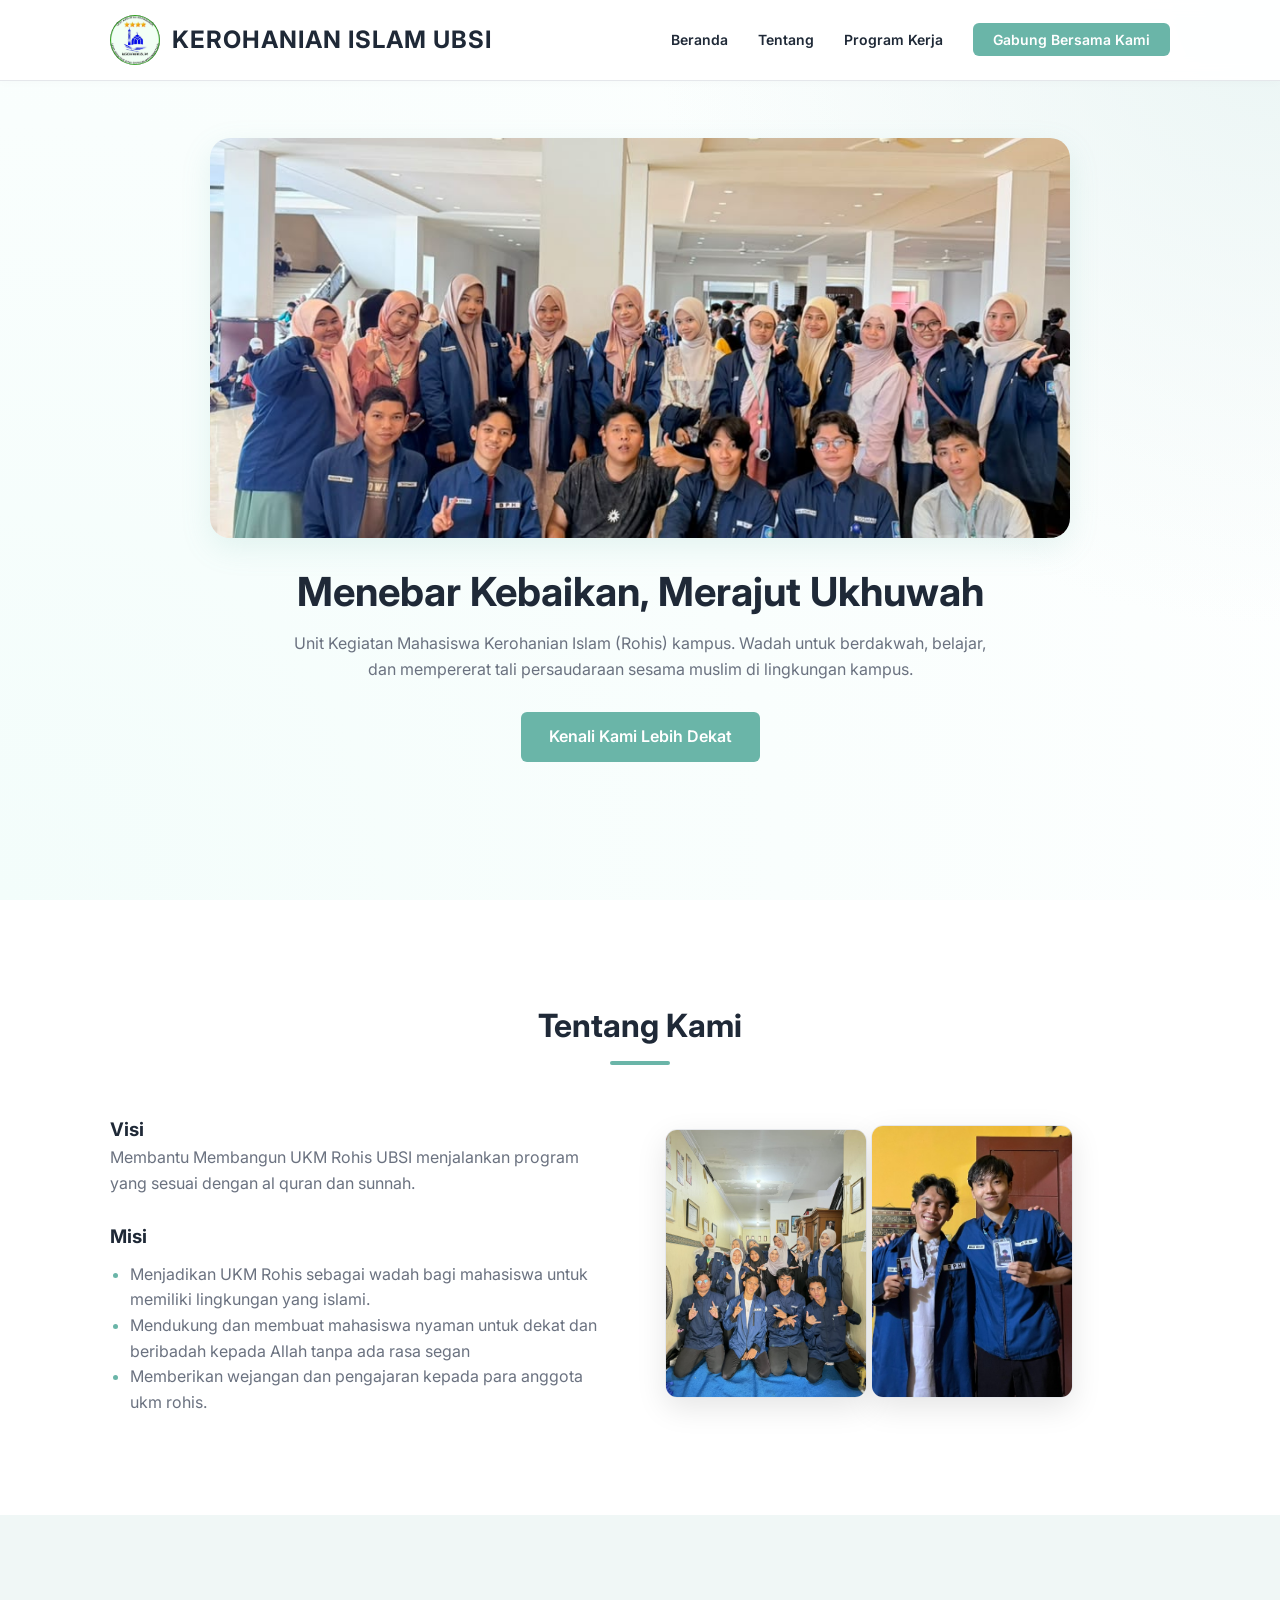
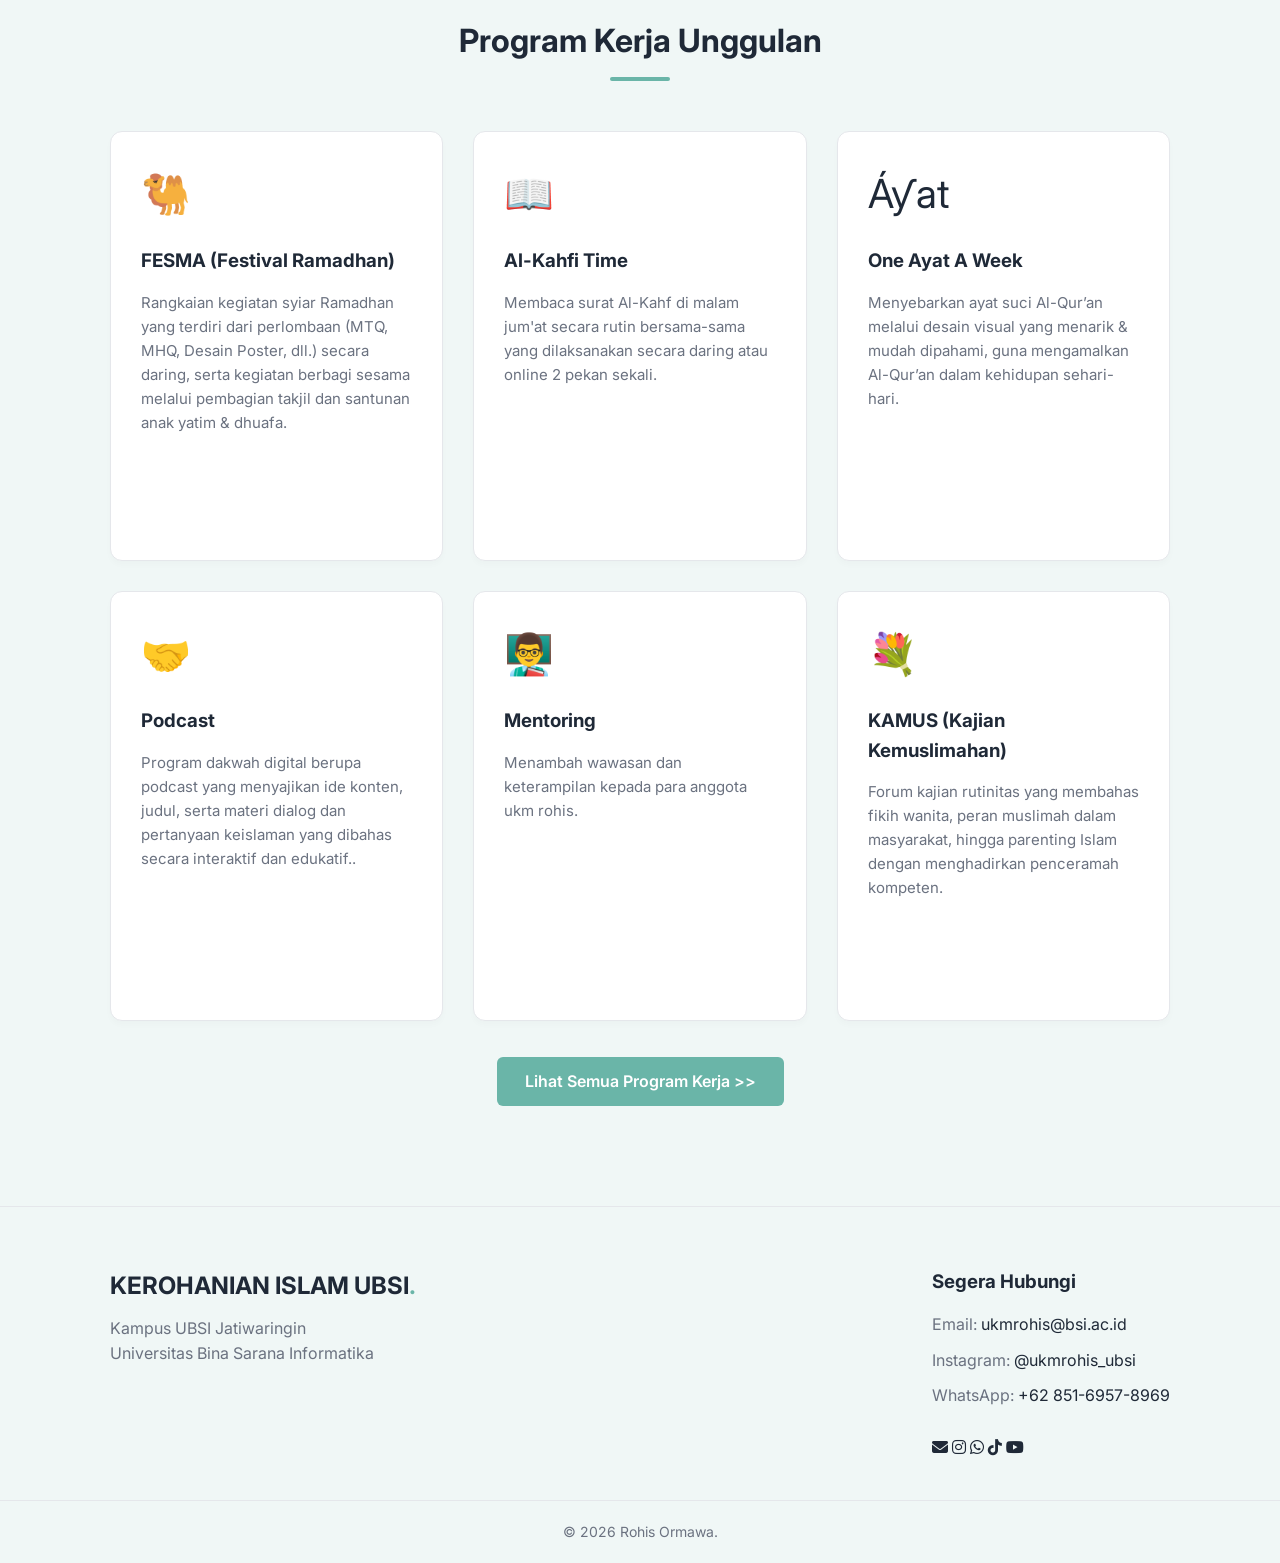
<file: index.html>
<!DOCTYPE html>
<html lang="id">
<head>
    <meta charset="UTF-8">
    <meta name="viewport" content="width=device-width, initial-scale=1.0">
    <title>Profil Rohis - Ash-Shahwah</title>
    <link rel="stylesheet" href="style.css">
    <link href="https://fonts.googleapis.com/css2?family=Inter:wght@300;400;600;700&display=swap" rel="stylesheet">
    <link rel="stylesheet" href="https://cdnjs.cloudflare.com/ajax/libs/font-awesome/6.4.0/css/all.min.css">
</head>
<body>

    <!-- Navbar -->
    <nav class="navbar">
        <div class="container nav-container">
            <!-- Wrapper Logo & Teks -->
            <a href="#beranda" class="logo-wrapper">
                <img src="rohis.png" alt="Logo Rohis" class="nav-logo">
                <h1 class="logo">KEROHANIAN ISLAM UBSI</h1>
            </a>
            
            <!-- Trik Checkbox untuk Menu HP (Tanpa JS) -->
            <input type="checkbox" id="menu-toggle" class="menu-checkbox">
            <label for="menu-toggle" class="menu-icon">&#9776;</label>

            <ul class="nav-links">
                <li><a href="index.html">Beranda</a></li>
                <li><a href="tentang.html">Tentang</a></li>
                <li><a href="proker.html">Program Kerja</a></li>
                <li><a href="https://forms.gle/iRPQKbRhiRJMV3tq5" class="btn-nav">Gabung Bersama Kami</a></li>
            </ul>
        </div>
    </nav>

    <!-- Hero Section -->
    <section id="beranda" class="hero">
        <div class="container hero-content">
            <!-- Foto Kegiatan / Sampul Rohis -->
            <img src="foto rohis.jpeg" alt="Foto Kegiatan Rohis" class="hero-image">
            
            <h2>Menebar Kebaikan, Merajut Ukhuwah</h2>
            <p>Unit Kegiatan Mahasiswa Kerohanian Islam (Rohis) kampus. Wadah untuk berdakwah, belajar, dan mempererat tali persaudaraan sesama muslim di lingkungan kampus.</p>
            <a href="#tentang" class="btn-primary">Kenali Kami Lebih Dekat</a>
        </div>
    </section>

    <!-- Tentang Kami -->
    <section id="tentang" class="about">
        <div class="container">
            <h2 class="section-title">Tentang Kami</h2>
            <div class="about-grid">
                <div class="about-text">
                    <h3>Visi</h3>
                    <p>Membantu Membangun UKM Rohis UBSI menjalankan program yang sesuai dengan al quran dan sunnah.</p>
                    <br>
                    <h3>Misi</h3>
                    <ul>
                        <li>Menjadikan UKM Rohis sebagai wadah bagi mahasiswa untuk memiliki lingkungan yang islami.</li>
                        <li>Mendukung dan membuat mahasiswa nyaman untuk dekat dan beribadah kepada Allah tanpa ada rasa segan</li>
                        <li>Memberikan wejangan dan pengajaran kepada para anggota ukm rohis.</li>
                    </ul>
                </div>
            
                <div class="about-image">
                    <img src="kajian.jpeg" alt="Ilustrasi Rohis">
                    <img src="wahab.png" alt="Ilustrasi Rohis">
                </div>
            </div>
        </div>
    </section>

    <!-- Program Kerja -->
    <section id="program" class="programs">
        <div class="container">
            <h2 class="section-title">Program Kerja Unggulan</h2>
            <div class="cards">
                <div class="card">
                    <div class="card-icon">🐫</div>
                    <h3>FESMA (Festival Ramadhan)</h3>
                    <p>Rangkaian kegiatan syiar Ramadhan yang terdiri dari perlombaan (MTQ, MHQ, Desain Poster, dll.)
                    secara daring, serta kegiatan berbagi sesama melalui pembagian takjil dan santunan anak yatim & dhuafa.</p>
                </div>
                <div class="card">
                    <div class="card-icon">📖</div>
                    <h3>Al-Kahfi Time</h3>
                    <p>Membaca surat Al-Kahf di malam jum'at secara rutin bersama-sama yang dilaksanakan secara daring atau online 2 pekan sekali.</p>
                </div>
                <div class="card">
                    <div class="card-icon">Áƴat</div>
                    <h3>One Ayat A Week</h3>
                    <p>Menyebarkan ayat suci Al-Qur’an melalui desain visual yang menarik & mudah dipahami, guna mengamalkan Al-Qur’an dalam kehidupan sehari-hari.</p>
                </div>
                <div class="card">
                    <div class="card-icon">🤝</div>
                    <h3>Podcast</h3>
                    <p>Program dakwah digital berupa podcast yang menyajikan
                    ide konten, judul, serta materi dialog dan pertanyaan keislaman yang dibahas secara interaktif dan edukatif..</p>
                </div>
                <div class="card">
                    <div class="card-icon">👨‍🏫</div>
                    <h3>Mentoring</h3>
                    <p>Menambah wawasan dan keterampilan kepada para anggota ukm rohis.</p>
                </div>
                <div class="card">
                    <div class="card-icon">💐</div>
                    <h3>KAMUS (Kajian Kemuslimahan)</h3>
                    <p> Forum kajian rutinitas yang membahas fikih wanita, peran muslimah dalam masyarakat, 
                        hingga parenting Islam dengan menghadirkan penceramah kompeten.</p>
                </div>  
            </div>
            <a href="proker.html" class="btn-primary">Lihat Semua Program Kerja >> </a>
        </div>
    </section>

    <!-- Footer / Kontak -->
    <footer id="kontak">
        <div class="container footer-content">
            <div class="footer-info">
                <h2>KEROHANIAN ISLAM UBSI<span>.</span></h2>
                <p>Kampus UBSI Jatiwaringin<br>Universitas Bina Sarana Informatika</p>
            </div>
            <div class="footer-social">
                <h3>Segera Hubungi</h3>

                <!-- Teks Kontak (opsional, biarkan jika tetap ingin ada teksnya) -->
                <ul>
                    <li>Email: <a href="mailto:ukmrohis@bsi.ac.id">ukmrohis@bsi.ac.id</a></li>
                    <li>Instagram: <a href="https://www.instagram.com/ukmrohis_ubsi" target="_blank">@ukmrohis_ubsi</a></li>
                    <li>WhatsApp: <a href="https://wa.me/6285169578969" target="_blank">+62 851-6957-8969</a></li>
                </ul>
                <br>

                <!-- Deretan Icon Aplikasi -->
                <div class="social-icons">
                    <a href="mailto:ukmrohis@bsi.ac.id" title="Email"><i class="fas fa-envelope"></i></a>
                    <a href="https://www.instagram.com/ukmrohis_ubsi" target="_blank" title="Instagram"><i class="fab fa-instagram"></i></a>
                    <a href="https://wa.me/6285169578969" target="_blank" title="WhatsApp"><i class="fab fa-whatsapp"></i></a>
                    <a href="https://www.tiktok.com/@ukmrohisubsi?_r=1&_t=ZS-99rpx30Z8Xl" target="_blank" title="TikTok"><i class="fab fa-tiktok"></i></a>
                    <a href="https://youtube.com/@ukmrohisubsitv1606?si=rJdqcngikuAT0nCO" target="_blank" title="YouTube"><i class="fab fa-youtube"></i></a>
                </div>
            </div>
        </div>
        <div class="footer-bottom">
            <p>&copy; 2026 Rohis Ormawa.</p>
        </div>
    </footer>

</body>
</html>
</file>
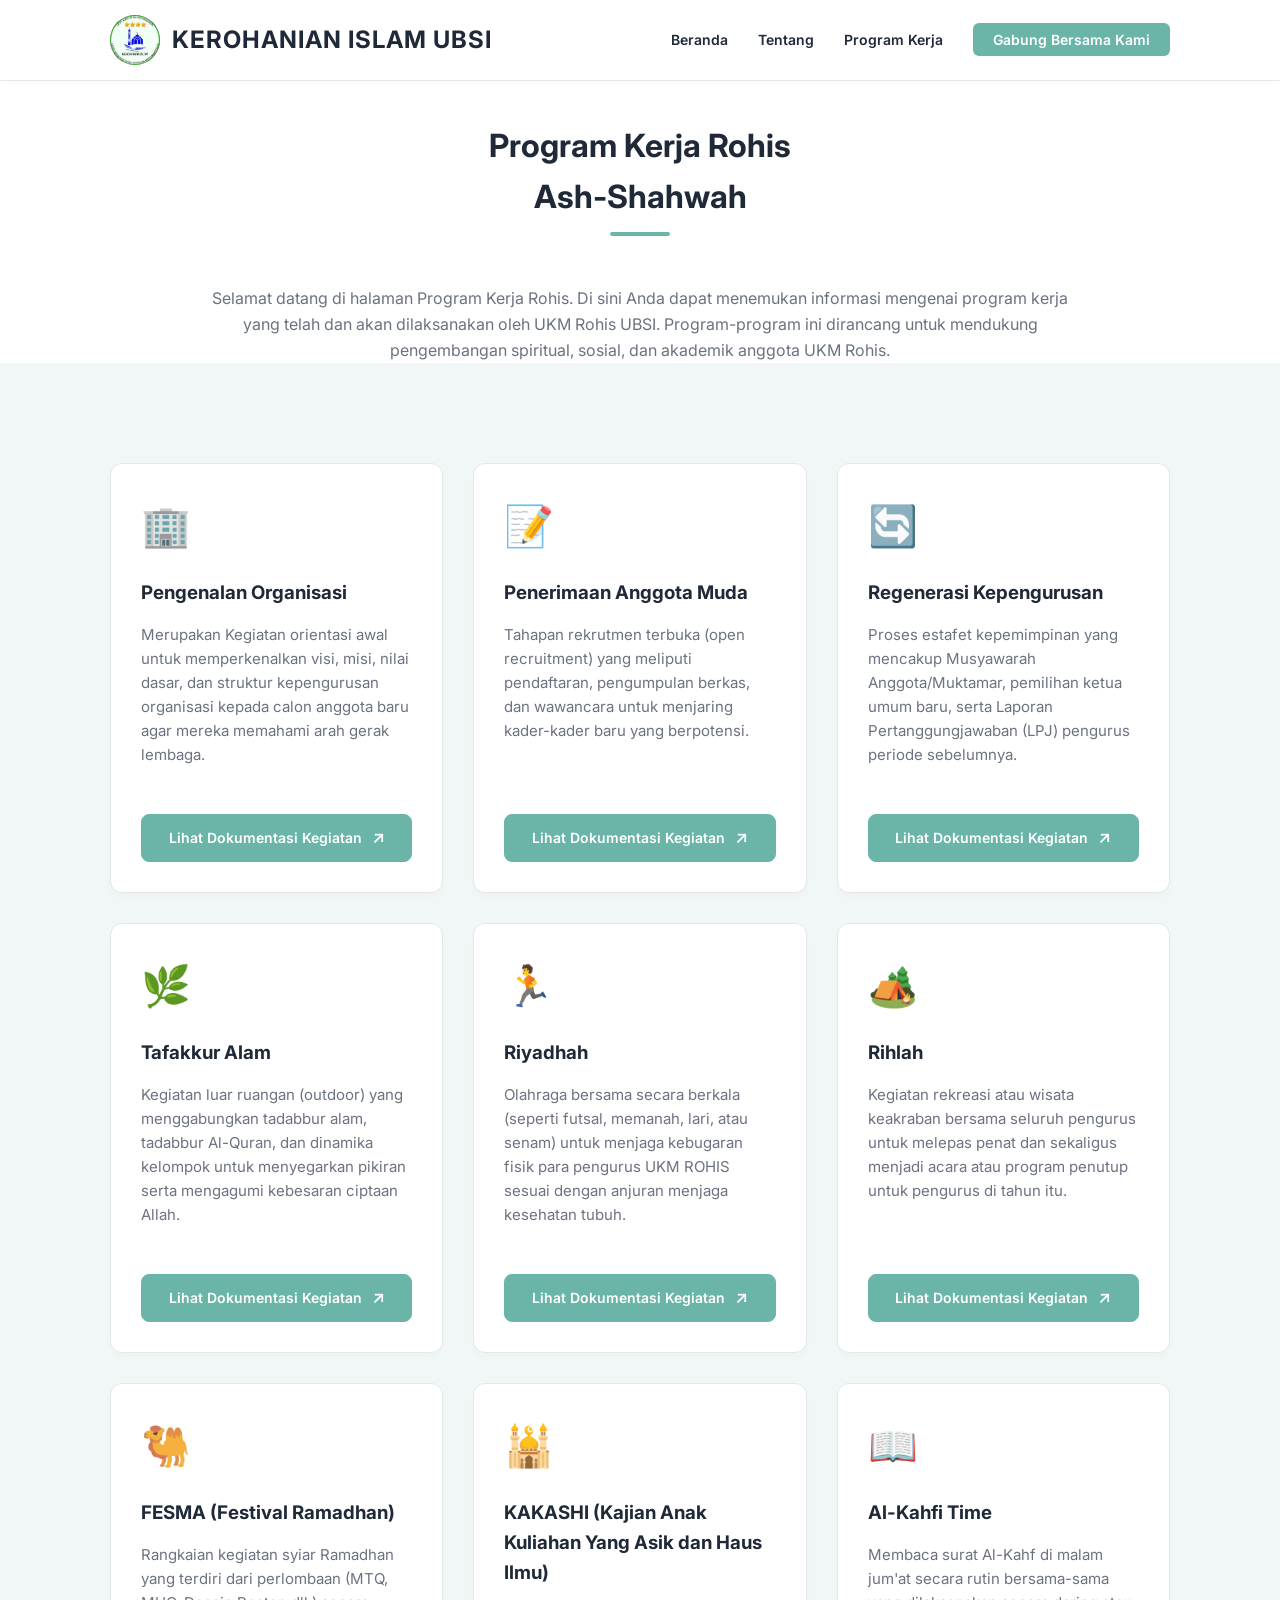
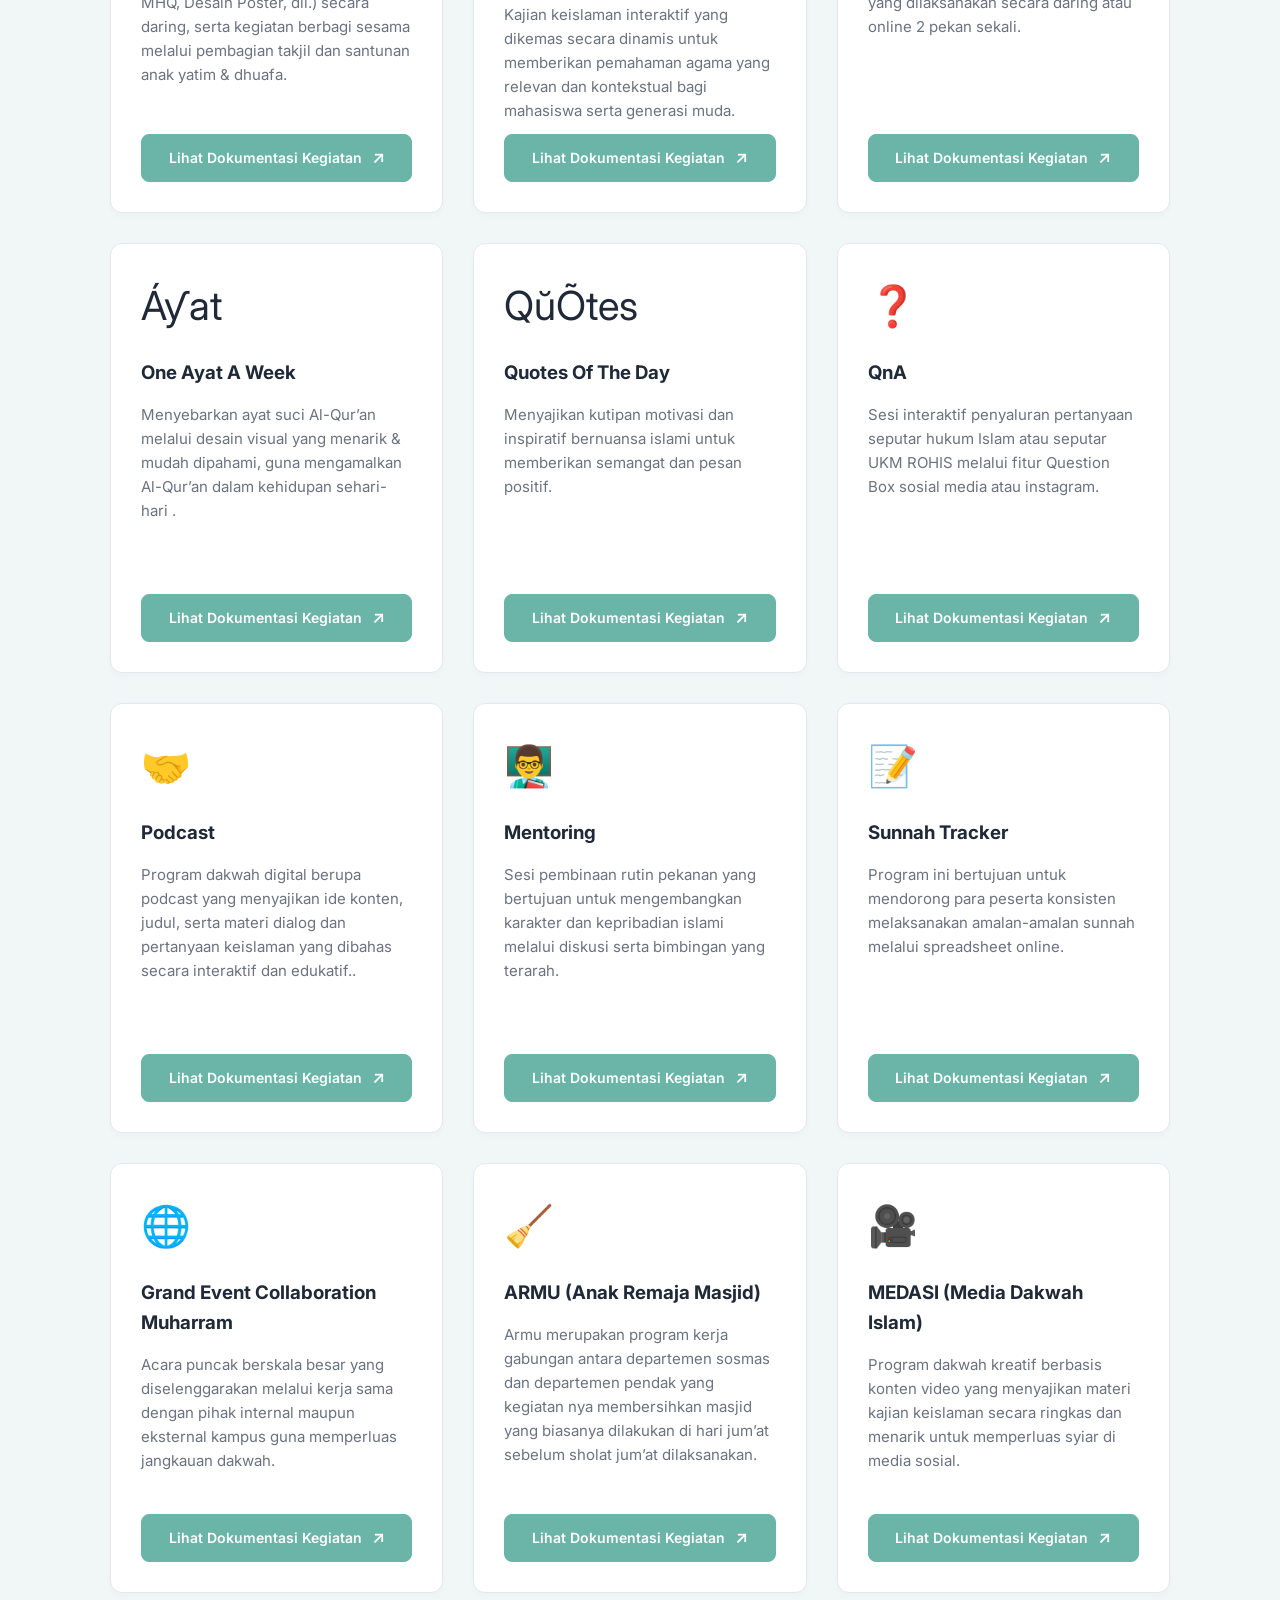
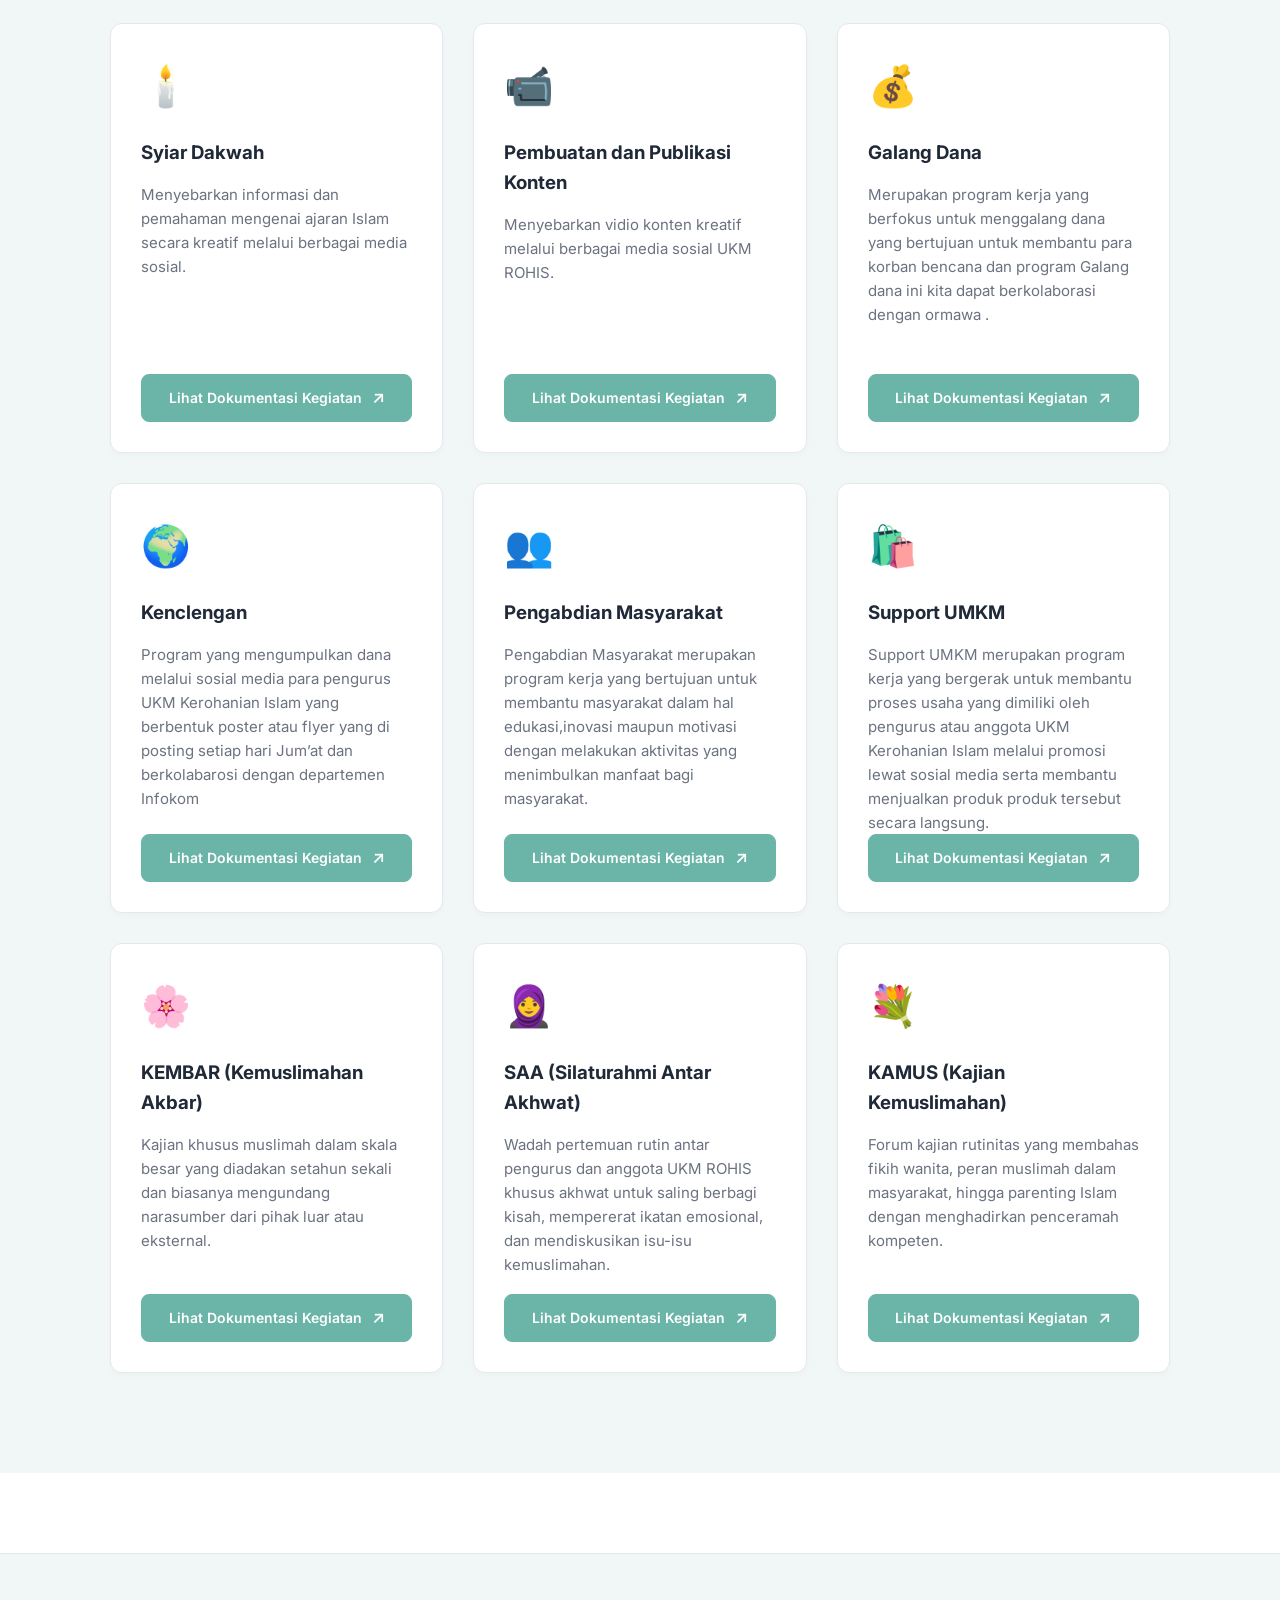
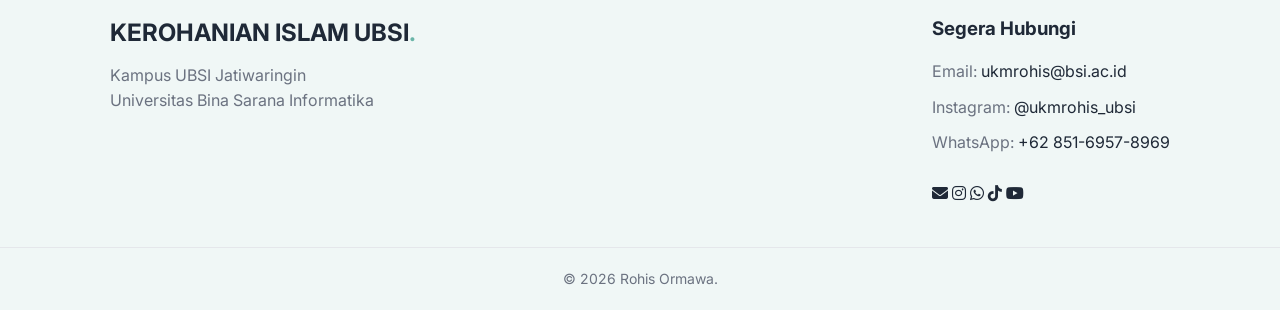
<file: proker.html>
<!DOCTYPE html>
<html lang="id">
<head>
    <meta charset="UTF-8">
    <meta name="viewport" content="width=device-width, initial-scale=1.0">
    <title>Profil Rohis - Ash-Shahwah</title>
    <link rel="stylesheet" href="style.css">
    <link href="https://fonts.googleapis.com/css2?family=Inter:wght@300;400;600;700&display=swap" rel="stylesheet">
    <link rel="stylesheet" href="https://cdnjs.cloudflare.com/ajax/libs/font-awesome/6.4.0/css/all.min.css">
</head>
<body>

    <!-- Navbar -->
    <nav class="navbar">
        <div class="container nav-container">
            <!-- Wrapper Logo & Teks -->
            <a href="index.html" class="logo-wrapper">
                <img src="rohis.png" alt="Logo Rohis" class="nav-logo">
                <h1 class="logo">KEROHANIAN ISLAM UBSI</h1>
            </a>
            
            <!-- Trik Checkbox untuk Menu HP (Tanpa JS) -->
            <input type="checkbox" id="menu-toggle" class="menu-checkbox">
            <label for="menu-toggle" class="menu-icon">&#9776;</label>

            <ul class="nav-links">
                <li><a href="index.html">Beranda</a></li>
                <li><a href="tentang.html">Tentang</a></li>
                <li><a href="proker.html">Program Kerja</a></li>
                <li><a href="https://forms.gle/iRPQKbRhiRJMV3tq5" class="btn-nav">Gabung Bersama Kami</a></li>
            </ul>
        </div>
    </nav>

    <main class="proker-page">

        <section class="container proker-content">
            <h2 class="section-title">Program Kerja Rohis <br> Ash-Shahwah</h2>
            <p>Selamat datang di halaman Program Kerja Rohis. Di sini Anda dapat menemukan informasi mengenai program kerja yang telah dan akan dilaksanakan oleh UKM Rohis UBSI. Program-program ini dirancang untuk mendukung pengembangan spiritual, sosial, dan akademik anggota UKM Rohis.</p>
        </section>

        <section id="program" class="programs">
        <div class="container">
            <div class="cards">
                <div class="card">
                    <div class="card-icon">🏢</div>
                    <h3>Pengenalan Organisasi</h3>
                    <p>Merupakan Kegiatan orientasi awal untuk memperkenalkan visi, misi, nilai dasar, dan struktur 
                    kepengurusan organisasi kepada calon anggota baru agar mereka memahami arah gerak lembaga.</p>
                    <a href="https://drive.google.com/drive/folders/1Z5H8k8UNaWedCZ95CGqjvhp-OE4cG6j0?usp=drive_link" class="btn-documentation" target="_blank" rel="noopener noreferrer">
                        Lihat Dokumentasi Kegiatan <span aria-hidden="true">↗</span>
                    </a>
                </div>
                <div class="card">
                    <div class="card-icon">📝</div>
                    <h3>Penerimaan Anggota Muda</h3>
                    <p>Tahapan rekrutmen terbuka (open recruitment) yang meliputi pendaftaran, pengumpulan berkas, dan wawancara untuk menjaring kader-kader baru yang berpotensi.</p>
                    <a href="https://drive.google.com/drive/folders/1UkOzhBQhN-RIns4jOV_fzDZ2xT_qO7Jf?usp=drive_link" class="btn-documentation" target="_blank" rel="noopener noreferrer">
                        Lihat Dokumentasi Kegiatan <span aria-hidden="true">↗</span>
                    </a>
                </div>
                <div class="card">
                    <div class="card-icon">🔄 </div>
                    <h3>Regenerasi Kepengurusan</h3>
                    <p>Proses estafet kepemimpinan yang mencakup Musyawarah Anggota/Muktamar, pemilihan ketua umum baru, serta Laporan Pertanggungjawaban (LPJ) pengurus periode sebelumnya.</p>
                    <a href="soon.html" class="btn-documentation" target="_blank" rel="noopener noreferrer">
                        Lihat Dokumentasi Kegiatan <span aria-hidden="true">↗</span>
                    </a>
                </div>
                <div class="card">
                    <div class="card-icon">🌿</div>
                    <h3>Tafakkur Alam</h3>
                    <p>Kegiatan luar ruangan (outdoor) yang menggabungkan tadabbur alam, tadabbur Al-Quran, 
                        dan dinamika kelompok untuk menyegarkan pikiran serta mengagumi kebesaran ciptaan Allah.</p>
                    <a href="https://drive.google.com/drive/folders/1e0jFh5hEVLpJBL_b5b2nS9ZHYGE0MpIO?usp=drive_link" class="btn-documentation" target="_blank" rel="noopener noreferrer">
                        Lihat Dokumentasi Kegiatan <span aria-hidden="true">↗</span>
                    </a>
                </div> 
                <div class="card">
                    <div class="card-icon">🏃</div>
                    <h3>Riyadhah</h3>
                    <p>Olahraga bersama secara berkala (seperti futsal, memanah, lari, atau senam) untuk menjaga kebugaran fisik para pengurus UKM ROHIS sesuai dengan anjuran menjaga kesehatan tubuh.</p>
                    <a href="https://drive.google.com/drive/folders/18Ska84GZXmKdngKZg61Zn08XQvKqzWSE?usp=drive_link" class="btn-documentation" target="_blank" rel="noopener noreferrer">
                        Lihat Dokumentasi Kegiatan <span aria-hidden="true">↗</span>
                    </a>
                </div>
                <div class="card">
                    <div class="card-icon">🏕️</div>
                    <h3>Rihlah</h3>
                    <p>Kegiatan rekreasi atau wisata keakraban bersama seluruh pengurus
                    untuk melepas penat dan sekaligus menjadi acara atau program penutup untuk pengurus di tahun itu.</p>
                    <a href="https://drive.google.com/drive/folders/1fJCeFXVpSXf6OA-NUTo1ybyqc6yS-gV2?usp=drive_link" class="btn-documentation" target="_blank" rel="noopener noreferrer">
                        Lihat Dokumentasi Kegiatan <span aria-hidden="true">↗</span>
                    </a>
                </div>
                <div class="card">
                    <div class="card-icon">🐫</div>
                    <h3>FESMA (Festival Ramadhan)</h3>
                    <p>Rangkaian kegiatan syiar Ramadhan yang terdiri dari perlombaan (MTQ, MHQ, Desain Poster, dll.)
                    secara daring, serta kegiatan berbagi sesama melalui pembagian takjil dan santunan anak yatim & dhuafa.</p>
                    <a href="https://drive.google.com/drive/folders/1lx7MgRtzFNWdKjSK_JAKs12SXu4Ev8hk?usp=drive_link" class="btn-documentation" target="_blank" rel="noopener noreferrer">
                        Lihat Dokumentasi Kegiatan <span aria-hidden="true">↗</span>
                    </a>
                </div>
                <div class="card">
                    <div class="card-icon">🕌</div>
                    <h3>KAKASHI (Kajian Anak Kuliahan Yang Asik dan Haus Ilmu)</h3>
                    <p>Kajian keislaman interaktif yang dikemas secara dinamis 
                    untuk memberikan pemahaman agama yang relevan dan kontekstual bagi mahasiswa serta generasi muda.</p>
                    <a href="soon.html" class="btn-documentation" target="_blank" rel="noopener noreferrer">
                        Lihat Dokumentasi Kegiatan <span aria-hidden="true">↗</span>
                    </a>
                </div>
                <div class="card">
                    <div class="card-icon">📖</div>
                    <h3>Al-Kahfi Time</h3>
                    <p>Membaca surat Al-Kahf di malam jum'at secara rutin bersama-sama yang dilaksanakan secara daring atau online 2 pekan sekali.</p>
                    <a href="https://drive.google.com/drive/folders/1ZZNzmsqUIdugm5ZCEskYT_mKum8pp_Ej?usp=sharing" class="btn-documentation" target="_blank" rel="noopener noreferrer">
                        Lihat Dokumentasi Kegiatan <span aria-hidden="true">↗</span>
                    </a>
                </div>
                <div class="card">
                    <div class="card-icon">Áƴat</div>
                    <h3>One Ayat A Week</h3>
                    <p>Menyebarkan ayat suci Al-Qur’an melalui desain visual yang menarik & mudah dipahami, guna mengamalkan Al-Qur’an dalam kehidupan sehari-hari .</p>
                    <a href="https://drive.google.com/drive/folders/11ievCgJVyWmEwHmcyA9pjhrsEjVeP_zb?usp=drive_link" class="btn-documentation" target="_blank" rel="noopener noreferrer">
                        Lihat Dokumentasi Kegiatan <span aria-hidden="true">↗</span>
                    </a>
                </div>
                <div class="card">
                    <div class="card-icon">QŭÕtes</div>
                    <h3>Quotes Of The Day</h3>
                    <p>Menyajikan kutipan motivasi dan inspiratif bernuansa islami untuk memberikan semangat dan pesan positif.</p>
                    <a href="https://drive.google.com/drive/folders/1xuSimIdasQrfVCmRG-YoC81IRbs7EhVx?usp=drive_link" class="btn-documentation" target="_blank" rel="noopener noreferrer">
                        Lihat Dokumentasi Kegiatan <span aria-hidden="true">↗</span>
                    </a>
                </div>
                 <div class="card">
                    <div class="card-icon">❓</div>
                    <h3>QnA</h3>
                    <p>Sesi interaktif penyaluran pertanyaan seputar hukum Islam 
                    atau seputar UKM ROHIS melalui fitur Question Box sosial media atau instagram.</p>
                    <a href="https://drive.google.com/drive/folders/1cREipzeVlH1yv3ZxOkYDSmukBYJNxHBG?usp=drive_link" class="btn-documentation" target="_blank" rel="noopener noreferrer">
                        Lihat Dokumentasi Kegiatan <span aria-hidden="true">↗</span>
                    </a>
                </div>
                <div class="card">
                    <div class="card-icon">🤝</div>
                    <h3>Podcast</h3>
                    <p>Program dakwah digital berupa podcast yang menyajikan
                    ide konten, judul, serta materi dialog dan pertanyaan keislaman yang dibahas secara interaktif dan edukatif..</p>
                    <a href="https://drive.google.com/drive/folders/1BPs5kLb1LqYwQQrV3U6x5RP5itl2Awfl?usp=drive_link" class="btn-documentation" target="_blank" rel="noopener noreferrer">
                        Lihat Dokumentasi Kegiatan <span aria-hidden="true">↗</span>
                    </a>
                </div>
                <div class="card">
                    <div class="card-icon">👨‍🏫</div>
                    <h3>Mentoring</h3>
                    <p>Sesi pembinaan rutin pekanan yang bertujuan untuk 
                    mengembangkan karakter dan kepribadian islami melalui diskusi serta bimbingan yang terarah.</p>
                    <a href="https://drive.google.com/drive/folders/1hwv2XLkD_SGzmxWmi6DrDCaLsodk9jZv?usp=drive_link" class="btn-documentation" target="_blank" rel="noopener noreferrer">
                        Lihat Dokumentasi Kegiatan <span aria-hidden="true">↗</span>
                    </a>
                </div>
                <div class="card">
                    <div class="card-icon">📝</div>
                    <h3>Sunnah Tracker</h3>
                    <p> Program ini bertujuan untuk mendorong para peserta konsisten melaksanakan amalan-amalan sunnah melalui spreadsheet online.</p>
                    <a href="https://drive.google.com/drive/folders/1qPua9UyHgagV3uOPRkvRfocquvLoFTtH?usp=drive_link" class="btn-documentation" target="_blank" rel="noopener noreferrer">
                        Lihat Dokumentasi Kegiatan <span aria-hidden="true">↗</span>
                    </a>
                </div>
                <div class="card">
                    <div class="card-icon">🌐</div>
                    <h3>Grand Event Collaboration Muharram</h3>
                    <p>Acara puncak berskala besar yang diselenggarakan melalui kerja sama
                    dengan pihak internal maupun eksternal kampus guna memperluas jangkauan dakwah.</p>
                    <a href="https://drive.google.com/drive/folders/1c1DYPDB1WVxSKNb-BgCXueEBfpZPp2_a?usp=drive_link" class="btn-documentation" target="_blank" rel="noopener noreferrer">
                        Lihat Dokumentasi Kegiatan <span aria-hidden="true">↗</span>
                    </a>
                </div>
                <div class="card">
                    <div class="card-icon">🧹</div>
                    <h3>ARMU (Anak Remaja Masjid)</h3>
                    <p>Armu merupakan program kerja gabungan antara departemen sosmas dan departemen pendak 
                    yang kegiatan nya membersihkan masjid yang biasanya dilakukan di hari jum’at sebelum sholat jum’at dilaksanakan.</p>
                    <a href="https://drive.google.com/drive/folders/1rzMWw_9tgo0GRw-0CMKSBZRjM2wTd_6o?usp=drive_link" class="btn-documentation" target="_blank" rel="noopener noreferrer">
                        Lihat Dokumentasi Kegiatan <span aria-hidden="true">↗</span>
                    </a>
                </div>
                <div class="card">
                    <div class="card-icon">🎥</div>
                    <h3>MEDASI (Media Dakwah Islam)</h3>
                    <p>Program dakwah kreatif berbasis konten video
                    yang menyajikan materi kajian keislaman secara ringkas dan menarik untuk memperluas syiar di media sosial.</p>
                    <a href="https://drive.google.com/drive/folders/1XQNiitL_2YFpRsD-MRFi1vhcoL6kYh6v?usp=drive_link" class="btn-documentation" target="_blank" rel="noopener noreferrer">
                        Lihat Dokumentasi Kegiatan <span aria-hidden="true">↗</span>
                    </a>
                </div>
                <div class="card">
                    <div class="card-icon">🕯️</div>
                    <h3>Syiar Dakwah</h3>
                    <p>Menyebarkan informasi dan pemahaman mengenai ajaran Islam secara kreatif melalui berbagai media sosial.</p>
                    <a href="https://drive.google.com/drive/folders/1kO0UzGvmSx0IWwwr4TXIjpNvUOTIgwSg?usp=drive_link" class="btn-documentation" target="_blank" rel="noopener noreferrer">
                        Lihat Dokumentasi Kegiatan <span aria-hidden="true">↗</span>
                    </a>
                </div>
                <div class="card">
                    <div class="card-icon">📹</div>
                    <h3>Pembuatan dan Publikasi Konten</h3>
                    <p>Menyebarkan vidio konten kreatif melalui berbagai media sosial UKM ROHIS.</p>
                    <a href="https://drive.google.com/drive/folders/1cbRwC0q2-lIwgDTQPFX0SACrojRn7Mg1?usp=drive_link" class="btn-documentation" target="_blank" rel="noopener noreferrer">
                        Lihat Dokumentasi Kegiatan <span aria-hidden="true">↗</span>
                    </a>
                </div>
                <div class="card">
                    <div class="card-icon">💰</div>
                    <h3>Galang Dana</h3>
                    <p>Merupakan program kerja yang berfokus untuk menggalang dana yang bertujuan untuk membantu para korban bencana dan program Galang dana ini kita dapat berkolaborasi dengan ormawa .</p>
                    <a href="soon.html" class="btn-documentation" target="_blank" rel="noopener noreferrer">
                        Lihat Dokumentasi Kegiatan <span aria-hidden="true">↗</span>
                    </a>
                </div>
                <div class="card">
                    <div class="card-icon">🌍</div>
                    <h3>Kenclengan</h3>
                    <p>Program yang mengumpulkan dana melalui sosial media para pengurus UKM Kerohanian Islam yang berbentuk poster atau flyer
                    yang di posting setiap hari Jum’at dan berkolabarosi dengan departemen Infokom  </p>
                    <a href="https://drive.google.com/drive/folders/1fRPyhzUZcZMpDpMvUq8nIj4qVdfl73Ig?usp=drive_link" class="btn-documentation" target="_blank" rel="noopener noreferrer">
                        Lihat Dokumentasi Kegiatan <span aria-hidden="true">↗</span>
                    </a>
                </div>
                <div class="card">
                    <div class="card-icon">👥</div>
                    <h3>Pengabdian Masyarakat</h3>
                    <p>Pengabdian Masyarakat merupakan program kerja yang bertujuan untuk membantu masyarakat
                    dalam hal edukasi,inovasi maupun motivasi dengan melakukan aktivitas yang menimbulkan manfaat bagi masyarakat.</p>
                    <a href="https://drive.google.com/drive/folders/14uEm77Erkm6G2XehCLYrg4R27hVgm6HI?usp=drive_link" class="btn-documentation" target="_blank" rel="noopener noreferrer">
                        Lihat Dokumentasi Kegiatan <span aria-hidden="true">↗</span>
                    </a>
                </div>
                <div class="card">
                    <div class="card-icon">🛍️ </div>
                    <h3>Support UMKM</h3>
                    <p> Support UMKM merupakan program kerja yang bergerak untuk membantu proses usaha yang dimiliki oleh pengurus atau anggota UKM Kerohanian Islam 
                        melalui promosi lewat sosial media serta membantu menjualkan produk produk tersebut secara langsung.</p>
                    <a href="https://drive.google.com/drive/folders/1FZFydx53Crr1PEmPKFra-Hk30wNH8S-8?usp=drive_link" class="btn-documentation" target="_blank" rel="noopener noreferrer">
                        Lihat Dokumentasi Kegiatan <span aria-hidden="true">↗</span>
                    </a>
                </div>
                <div class="card">
                    <div class="card-icon">🌸</div>
                    <h3>KEMBAR (Kemuslimahan Akbar)</h3>
                    <p>Kajian khusus muslimah dalam skala besar yang diadakan setahun sekali dan biasanya mengundang narasumber dari pihak luar atau eksternal.</p>
                    <a href="https://drive.google.com/drive/folders/1pDQNRJTFXXeE_9T-UGtNR_ELWTlGLv9W?usp=drive_link" class="btn-documentation" target="_blank" rel="noopener noreferrer">
                        Lihat Dokumentasi Kegiatan <span aria-hidden="true">↗</span>
                    </a>
                </div>
                <div class="card">
                    <div class="card-icon">🧕</div>
                    <h3>SAA (Silaturahmi Antar Akhwat)</h3>
                    <p>Wadah pertemuan rutin antar pengurus dan anggota UKM ROHIS khusus akhwat untuk saling berbagi kisah, mempererat ikatan emosional, dan mendiskusikan isu-isu kemuslimahan.</p>
                    <a href="https://drive.google.com/drive/folders/1k7_wY_iGroiPj0LjJ6ZOM167V7HQDSOw?usp=drive_link" class="btn-documentation" target="_blank" rel="noopener noreferrer">
                        Lihat Dokumentasi Kegiatan <span aria-hidden="true">↗</span>
                    </a>
                </div>
                <div class="card">
                    <div class="card-icon">💐</div>
                    <h3>KAMUS (Kajian Kemuslimahan)</h3>
                    <p> Forum kajian rutinitas yang membahas fikih wanita, peran muslimah dalam masyarakat, 
                        hingga parenting Islam dengan menghadirkan penceramah kompeten.</p>
                    <a href="https://drive.google.com/drive/folders/19_vOpYeDqbhbEuDHSSjihA_C8wReja_G?usp=drive_link" class="btn-documentation" target="_blank" rel="noopener noreferrer">
                        Lihat Dokumentasi Kegiatan <span aria-hidden="true">↗</span>
                    </a>
                </div>
                
            </div>
        </div>
    </section>

    </main>
    
        <!-- Footer / Kontak -->
    <footer id="kontak">
        <div class="container footer-content">
            <div class="footer-info">
                <h2>KEROHANIAN ISLAM UBSI<span>.</span></h2>
                <p>Kampus UBSI Jatiwaringin<br>Universitas Bina Sarana Informatika</p>
            </div>
            <div class="footer-social">
                <h3>Segera Hubungi</h3>

                <!-- Teks Kontak (opsional, biarkan jika tetap ingin ada teksnya) -->
                <ul>
                    <li>Email: <a href="mailto:ukmrohis@bsi.ac.id">ukmrohis@bsi.ac.id</a></li>
                    <li>Instagram: <a href="https://www.instagram.com/ukmrohis_ubsi" target="_blank">@ukmrohis_ubsi</a></li>
                    <li>WhatsApp: <a href="https://wa.me/6285169578969" target="_blank">+62 851-6957-8969</a></li>
                </ul>
                <br>

                <!-- Deretan Icon Aplikasi -->
                <div class="social-icons">
                    <a href="mailto:ukmrohis@bsi.ac.id" title="Email"><i class="fas fa-envelope"></i></a>
                    <a href="https://www.instagram.com/ukmrohis_ubsi" target="_blank" title="Instagram"><i class="fab fa-instagram"></i></a>
                    <a href="https://wa.me/6285169578969" target="_blank" title="WhatsApp"><i class="fab fa-whatsapp"></i></a>
                    <a href="https://www.tiktok.com/@ukmrohisubsi?_r=1&_t=ZS-99rpx30Z8Xl" target="_blank" title="TikTok"><i class="fab fa-tiktok"></i></a>
                    <a href="https://youtube.com/@ukmrohisubsitv1606?si=rJdqcngikuAT0nCO" target="_blank" title="YouTube"><i class="fab fa-youtube"></i></a>
                </div>
            </div>
        </div>
        <div class="footer-bottom">
            <p>&copy; 2026 Rohis Ormawa.</p>
        </div>
    </footer>
    
</body>
</html>
</file>
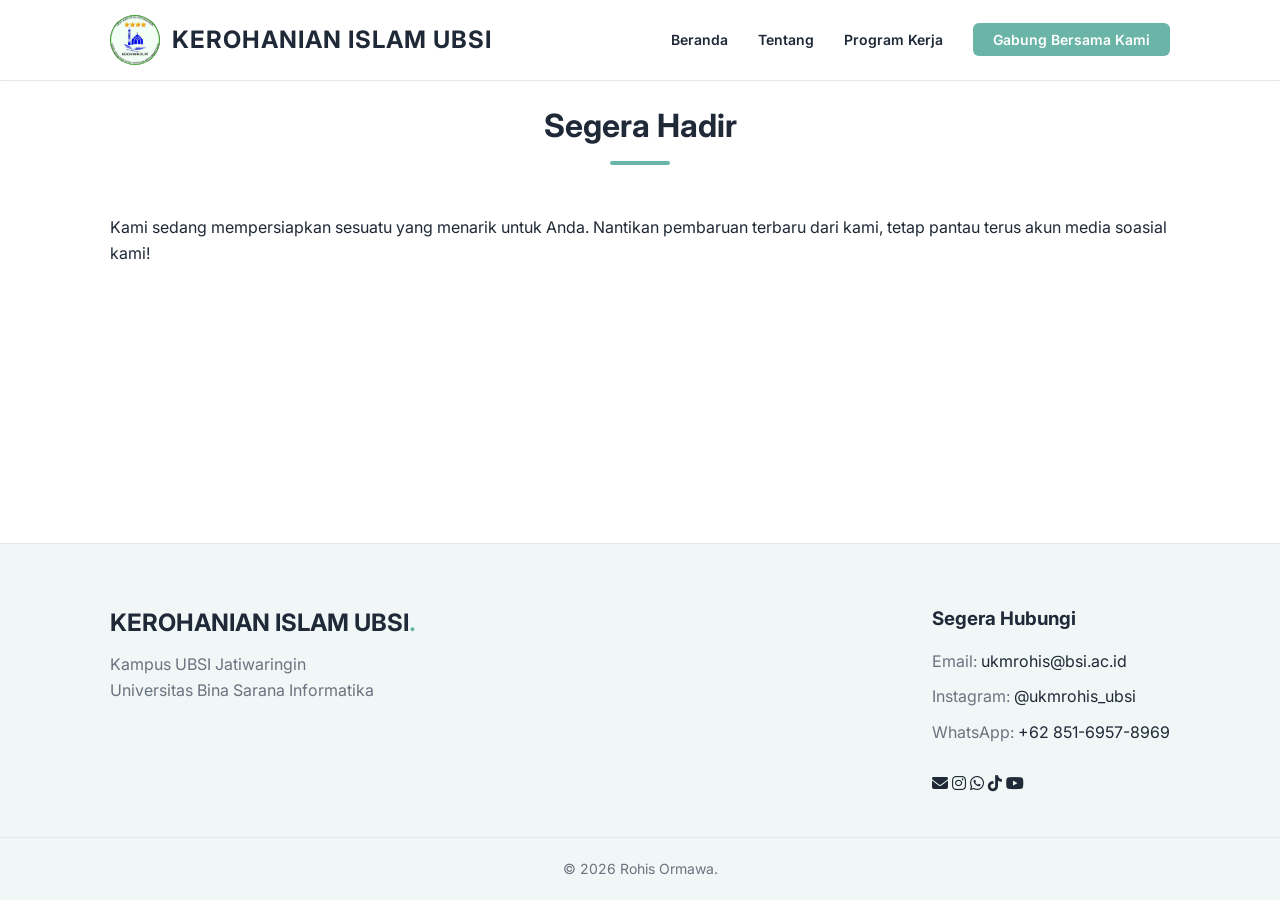
<file: soon.html>
<!DOCTYPE html>
<html lang="id">
<head>
    <meta charset="UTF-8">
    <meta name="viewport" content="width=device-width, initial-scale=1.0">
    <title>Profil Rohis - Ash-Shahwah</title>
    <link rel="stylesheet" href="style.css">
    <link href="https://fonts.googleapis.com/css2?family=Inter:wght@300;400;600;700&display=swap" rel="stylesheet">
    <link rel="stylesheet" href="https://cdnjs.cloudflare.com/ajax/libs/font-awesome/6.4.0/css/all.min.css">
</head>
<body class="soon-page">

    <!-- Navbar -->
    <nav class="navbar">
        <div class="container nav-container">
            <!-- Wrapper Logo & Teks -->
            <a href="#beranda" class="logo-wrapper">
                <img src="rohis.png" alt="Logo Rohis" class="nav-logo">
                <h1 class="logo">KEROHANIAN ISLAM UBSI</h1>
            </a>
            
            <!-- Trik Checkbox untuk Menu HP (Tanpa JS) -->
            <input type="checkbox" id="menu-toggle" class="menu-checkbox">
            <label for="menu-toggle" class="menu-icon">&#9776;</label>

            <ul class="nav-links">
                <li><a href="index.html">Beranda</a></li>
                <li><a href="tentang.html">Tentang</a></li>
                <li><a href="proker.html">Program Kerja</a></li>
                <li><a href="https://forms.gle/iRPQKbRhiRJMV3tq5" class="btn-nav">Gabung Bersama Kami</a></li>
            </ul>
        </div>
    </nav>

    <main>
        <section id="soon" class="soon">
            <div class="container">
                <h2 class="section-title">Segera Hadir</h2>
                <p class="soon-intro">Kami sedang mempersiapkan sesuatu yang menarik untuk Anda. Nantikan pembaruan terbaru dari kami, tetap pantau terus akun media soasial kami!</p>
            </div>
        </section>
    </main>

        <!-- Footer / Kontak -->
    <footer id="kontak">
        <div class="container footer-content">
            <div class="footer-info">
                <h2>KEROHANIAN ISLAM UBSI<span>.</span></h2>
                <p>Kampus UBSI Jatiwaringin<br>Universitas Bina Sarana Informatika</p>
            </div>
            <div class="footer-social">
                <h3>Segera Hubungi</h3>

                <!-- Teks Kontak (opsional, biarkan jika tetap ingin ada teksnya) -->
                <ul>
                    <li>Email: <a href="mailto:ukmrohis@bsi.ac.id">ukmrohis@bsi.ac.id</a></li>
                    <li>Instagram: <a href="https://www.instagram.com/ukmrohis_ubsi" target="_blank">@ukmrohis_ubsi</a></li>
                    <li>WhatsApp: <a href="https://wa.me/6285169578969" target="_blank">+62 851-6957-8969</a></li>
                </ul>
                <br>

                <!-- Deretan Icon Aplikasi -->
                <div class="social-icons">
                    <a href="mailto:ukmrohis@bsi.ac.id" title="Email"><i class="fas fa-envelope"></i></a>
                    <a href="https://www.instagram.com/ukmrohis_ubsi" target="_blank" title="Instagram"><i class="fab fa-instagram"></i></a>
                    <a href="https://wa.me/6285169578969" target="_blank" title="WhatsApp"><i class="fab fa-whatsapp"></i></a>
                    <a href="https://www.tiktok.com/@ukmrohisubsi?_r=1&_t=ZS-99rpx30Z8Xl" target="_blank" title="TikTok"><i class="fab fa-tiktok"></i></a>
                    <a href="https://youtube.com/@ukmrohisubsitv1606?si=rJdqcngikuAT0nCO" target="_blank" title="YouTube"><i class="fab fa-youtube"></i></a>
                </div>
            </div>
        </div>
        <div class="footer-bottom">
            <p>&copy; 2026 Rohis Ormawa.</p>
        </div>
    </footer>
    
</body>
</html>
</file>
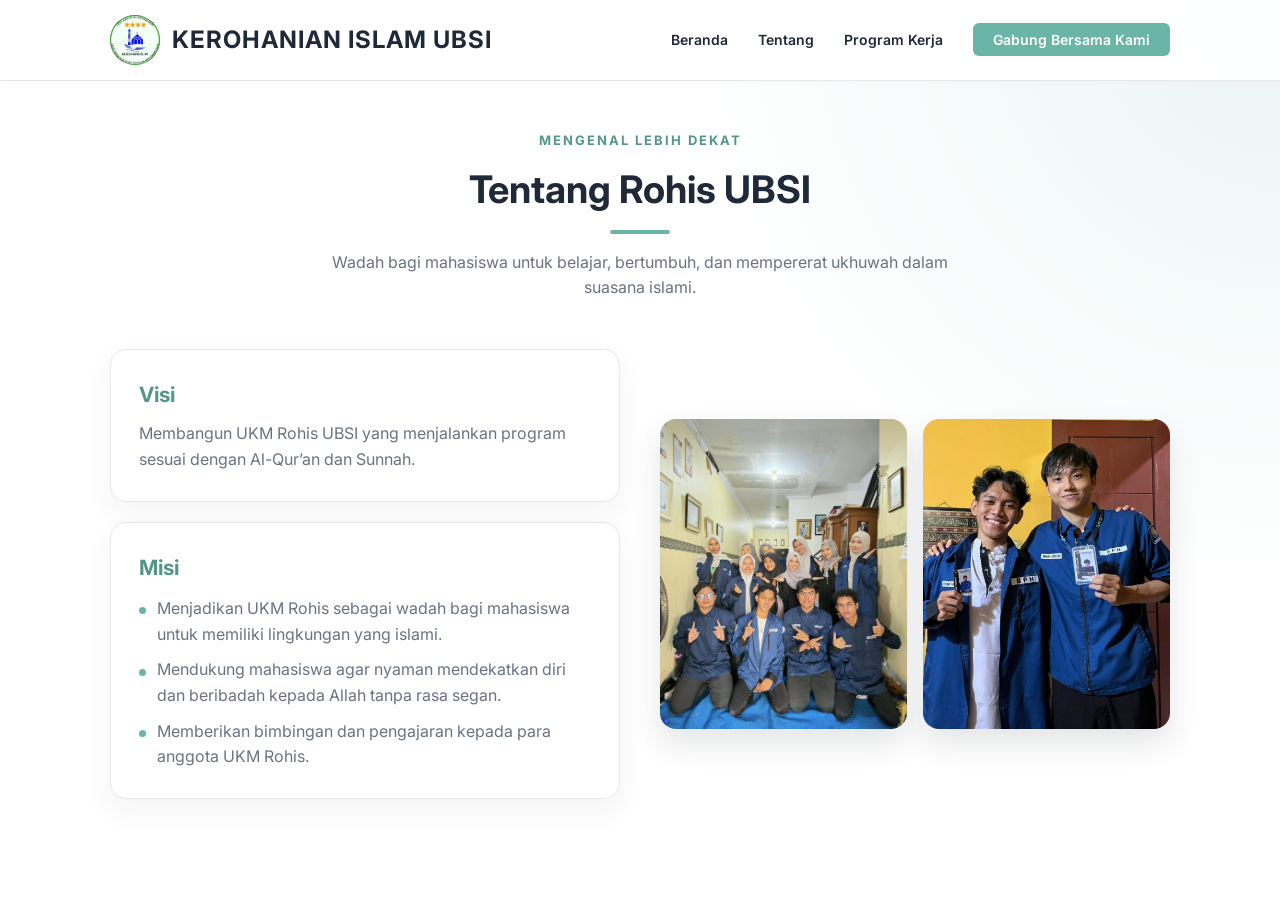
<file: tentang.html>
<!DOCTYPE html>
<html lang="id">
<head>
    <meta charset="UTF-8">
    <meta name="viewport" content="width=device-width, initial-scale=1.0">
    <title>Tentang Kami - Rohis UBSI</title>
    <link rel="stylesheet" href="style.css">
    <link href="https://fonts.googleapis.com/css2?family=Inter:wght@300;400;600;700&display=swap" rel="stylesheet">
</head>
<body>
    <nav class="navbar">
        <div class="container nav-container">
            <a href="index.html" class="logo-wrapper">
                <img src="rohis.png" alt="Logo Rohis" class="nav-logo">
                <h1 class="logo">KEROHANIAN ISLAM UBSI</h1>
            </a>

            <input type="checkbox" id="menu-toggle" class="menu-checkbox">
            <label for="menu-toggle" class="menu-icon" aria-label="Buka menu navigasi">&#9776;</label>

            <ul class="nav-links">
                <li><a href="index.html">Beranda</a></li>
                <li><a href="tentang.html" aria-current="page">Tentang</a></li>
                <li><a href="proker.html">Program Kerja</a></li>
                <li><a href="https://forms.gle/iRPQKbRhiRJMV3tq5" class="btn-nav">Gabung Bersama Kami</a></li>
            </ul>
        </div>
    </nav>

    <main>
        <section id="tentang" class="about about-page">
            <div class="container">
                <p class="about-eyebrow">Mengenal lebih dekat</p>
                <h2 class="section-title">Tentang Rohis UBSI</h2>
                <p class="about-intro">Wadah bagi mahasiswa untuk belajar, bertumbuh, dan mempererat ukhuwah dalam suasana islami.</p>

                <div class="about-grid">
                    <div class="about-text">
                        <article class="about-card">
                            <h3>Visi</h3>
                            <p>Membangun UKM Rohis UBSI yang menjalankan program sesuai dengan Al-Qur’an dan Sunnah.</p>
                        </article>
                        <article class="about-card">
                            <h3>Misi</h3>
                            <ul>
                                <li>Menjadikan UKM Rohis sebagai wadah bagi mahasiswa untuk memiliki lingkungan yang islami.</li>
                                <li>Mendukung mahasiswa agar nyaman mendekatkan diri dan beribadah kepada Allah tanpa rasa segan.</li>
                                <li>Memberikan bimbingan dan pengajaran kepada para anggota UKM Rohis.</li>
                            </ul>
                        </article>
                    </div>

                    <div class="about-image">
                        <img src="kajian.jpeg" alt="Kegiatan kajian Rohis UBSI">
                        <img src="wahab.png" alt="Kebersamaan anggota Rohis UBSI">
                    </div>
                </div>
            </div>
        </section>
    </main>
</body>
</html>
</file>
<file: style.css>
/* --- RESET & VARIABEL TEMA PUTIH HIJAU TELUR ASIN --- */
:root {
    --bg-main: #ffffff;         /* Latar belakang utama (Putih) */
    --bg-card: #f0f7f6;         /* Latar section/kartu (Putih sedikit kehijauan) */
    --primary: #6ab5a8;         /* Hijau Telur Asin */
    --primary-hover: #53968b;   /* Hijau Telur Asin (Lebih gelap saat di-hover) */
    --text-main: #1f2937;       /* Teks utama (Abu-abu sangat gelap/hampir hitam) */
    --text-muted: #6b7280;      /* Teks sekunder (Abu-abu) */
    --border-light: #e5e7eb;    /* Warna garis batas */
}

* {
    margin: 0;
    padding: 0;
    box-sizing: border-box;
    scroll-behavior: smooth;
}

body {
    font-family: 'Inter', sans-serif;
    background-color: var(--bg-main);
    color: var(--text-main);
    line-height: 1.6;
}

.container {
    max-width: 1100px;
    margin: 0 auto;
    padding: 0 20px;
}

h1, h2, h3 { color: var(--text-main); }
a { text-decoration: none; color: var(--text-main); }
ul { list-style: none; }

/* --- NAVBAR --- */
.navbar {
    background-color: rgba(255, 255, 255, 0.95);
    backdrop-filter: blur(10px);
    position: fixed;
    width: 100%;
    top: 0;
    z-index: 1000;
    border-bottom: 1px solid var(--border-light);
    box-shadow: 0 2px 10px rgba(0,0,0,0.02);
}

.nav-container {
    display: flex;
    justify-content: space-between;
    align-items: center; 
    height: 80px; 
}

/* --- BUNGKUSAN LOGO & TEKS --- */
.logo-wrapper {
    display: flex;
    align-items: center;
    gap: 12px;
    text-decoration: none;
}

/* --- FOTO LOGO NAVBAR --- */
.nav-logo {
    width: 50px; 
    height: 50px;
    border-radius: 50%;
    object-fit: contain;
    display: block;
    margin: 0; 
    padding: 0;
}

.logo { font-size: 24px; font-weight: 700; letter-spacing: 1px; margin: 0; color: var(--text-main); }
.logo span { color: var(--primary); }

/* Tombol Hamburger (Disembunyikan di Desktop) */
.menu-checkbox { display: none; }
.menu-icon {
    display: none;
    font-size: 28px;
    cursor: pointer;
    user-select: none;
    color: var(--text-main);
}

.nav-links {
    display: flex;
    gap: 30px;
    align-items: center;
}

.nav-links a {
    font-size: 14px;
    font-weight: 600;
    color: var(--text-main);
    transition: color 0.3s ease;
}

.nav-links a:hover { color: var(--primary); }

.btn-nav {
    background-color: var(--primary);
    color: #ffffff !important;
    padding: 8px 20px;
    border-radius: 6px;
    transition: background-color 0.3s ease !important;
}

.btn-nav:hover {
    background-color: var(--primary-hover);
    color: #ffffff !important;
}

/* --- HERO SECTION --- */
.hero {
    min-height: 100vh;
    display: flex;
    align-items: center;
    justify-content: center;
    padding-top: 100px;
    background: radial-gradient(circle at top right, #eaf5f4 0%, transparent 40%),
                radial-gradient(circle at bottom left, #f3fdfb 0%, var(--bg-main) 100%);
    text-align: center;
}

.hero-content { 
    max-width: 900px;
    width: 100%;
    display: flex;
    flex-direction: column;
    align-items: center;
}

/* Styling untuk foto/sampul di Hero */
.hero-image {
    width: 100%;
    max-height: 400px;
    object-fit: cover;
    border-radius: 20px;
    margin-bottom: 30px;
    box-shadow: 0 10px 30px rgba(106, 181, 168, 0.15); /* Bayangan disesuaikan dengan warna hijau */
}

.hero h2 { font-size: 40px; line-height: 1.2; margin-bottom: 15px; }
.hero p { color: var(--text-muted); font-size: 16px; margin-bottom: 30px; max-width: 700px; }

.btn-primary {
    background-color: var(--primary);
    color: #ffffff !important;
    padding: 12px 28px;
    border-radius: 6px;
    font-weight: 600;
    display: inline-block;
    transition: 0.3s ease;
}

.btn-primary:hover {
    background-color: var(--primary-hover);
    transform: translateY(-2px);
}

/* --- BAGIAN UMUM --- */
section { padding: 100px 0; }
.section-title { font-size: 32px; text-align: center; margin-bottom: 50px; position: relative; }
.section-title::after {
    content: ''; width: 60px; height: 4px; background-color: var(--primary);
    display: block; margin: 10px auto 0; border-radius: 2px;
}

/* --- TENTANG KAMI --- */
.about-grid { display: grid; grid-template-columns: 1fr 1fr; gap: 50px; align-items: center; }
.about-text p, .about-text ul { color: var(--text-muted); }
.about-text ul { margin-top: 10px; padding-left: 20px; list-style: disc; }
.about-text li::marker { color: var(--primary); }
.about-image img { width: 40%; border-radius: 12px; box-shadow: 0 10px 30px rgba(0, 0, 0, 0.1); border: 1px solid var(--border-light); }

/* --- HALAMAN TENTANG --- */
.about-page {
    min-height: 100vh;
    padding: 130px 0 90px;
    background: radial-gradient(circle at top right, #eaf5f4 0%, transparent 38%), var(--bg-main);
}

.about-eyebrow {
    color: var(--primary-hover);
    font-size: 13px;
    font-weight: 700;
    letter-spacing: 2px;
    text-align: center;
    text-transform: uppercase;
}

.about-page .section-title {
    margin: 8px 0 16px;
    font-size: 38px;
}

.about-intro {
    max-width: 650px;
    margin: 0 auto 48px;
    color: var(--text-muted);
    text-align: center;
}

.about-page .about-grid {
    gap: 40px;
}

.about-page .about-text {
    display: grid;
    gap: 20px;
}

.about-card {
    padding: 28px;
    background: rgba(255, 255, 255, 0.9);
    border: 1px solid var(--border-light);
    border-radius: 16px;
    box-shadow: 0 12px 30px rgba(31, 41, 55, 0.05);
}

.about-card h3 {
    margin-bottom: 10px;
    color: var(--primary-hover);
    font-size: 21px;
}

.about-card p,
.about-card ul {
    color: var(--text-muted);
}

.about-card ul {
    display: grid;
    gap: 10px;
    margin-top: 12px;
    padding-left: 0;
    list-style: none;
}

.about-card li {
    padding-left: 18px;
    position: relative;
}

.about-card li::before {
    content: '';
    position: absolute;
    top: 0.7em;
    left: 0;
    width: 7px;
    height: 7px;
    border-radius: 50%;
    background: var(--primary);
}

.about-page .about-image {
    display: grid;
    grid-template-columns: 1fr 1fr;
    gap: 16px;
}

.about-page .about-image img {
    width: 100%;
    height: 310px;
    object-fit: cover;
    border: 0;
    border-radius: 16px;
    box-shadow: 0 14px 30px rgba(31, 41, 55, 0.12);
}

/* --- PROGRAM KERJA --- */
.programs { background-color: var(--bg-card); }
.cards { display: grid; grid-template-columns: repeat(auto-fit, minmax(300px, 1fr)); gap: 30px; }
.programs .container > .btn-primary {
    display: flex;
    width: fit-content;
    align-items: center;
    justify-content: center;
    margin: 36px auto 0;
}

.card { 
    display: flex;
    flex-direction: column;
    height: 430px;
    overflow-y: auto;
    background-color: var(--bg-main); 
    padding: 30px; 
    border-radius: 12px; 
    border: 1px solid var(--border-light); 
    box-shadow: 0 4px 6px rgba(0,0,0,0.02);
    transition: transform 0.3s ease, border-color 0.3s ease, box-shadow 0.3s ease; 
}
.card {
    scrollbar-color: var(--primary) var(--bg-card);
    scrollbar-width: thin;
}

.card::-webkit-scrollbar {
    width: 8px;
}

.card::-webkit-scrollbar-track {
    background: var(--bg-card);
    border-radius: 8px;
}

.card::-webkit-scrollbar-thumb {
    background: var(--primary);
    border: 2px solid var(--bg-card);
    border-radius: 8px;
}
.card:hover { 
    transform: translateY(-5px); 
    border-color: var(--primary); 
    box-shadow: 0 10px 15px rgba(106, 181, 168, 0.1);
}
.card-icon { font-size: 40px; margin-bottom: 20px; }
.card h3 { margin-bottom: 15px; }
.card p { color: var(--text-muted); font-size: 15px; }
.btn-documentation {
    position: sticky;
    bottom: 0;
    display: flex;
    align-items: center;
    justify-content: center;
    gap: 10px;
    margin-top: auto;
    padding: 11px 16px;
    border: 1px solid var(--primary);
    border-radius: 8px;
    background: var(--primary);
    color: #ffffff;
    font-size: 14px;
    font-weight: 600;
    line-height: 1.4;
    transition: background-color 0.2s ease, border-color 0.2s ease, transform 0.2s ease, box-shadow 0.2s ease;
}

.btn-documentation span {
    font-size: 17px;
    transition: transform 0.2s ease;
}

.btn-documentation:hover {
    transform: translateY(-2px);
    border-color: var(--primary-hover);
    background: var(--primary-hover);
    box-shadow: 0 6px 14px rgba(83, 150, 139, 0.25);
}

.btn-documentation:hover span {
    transform: translate(2px, -2px);
}

.btn-documentation:focus-visible {
    outline: 3px solid rgba(106, 181, 168, 0.4);
    outline-offset: 3px;
}

/* --- HALAMAN PROGRAM KERJA --- */
.proker-page {
    min-height: 100vh;
    padding: 120px 0 80px;
}

.proker-content {
    max-width: 900px;
}

.proker-content > p {
    color: var(--text-muted);
    font-size: 16px;
    text-align: center;
}

/* --- STICKY FOOTER HALAMAN SEGERA HADIR --- */
.soon-page {
    min-height: 100vh;
    display: flex;
    flex-direction: column;
}

.soon-page main {
    flex: 1;
}

/* --- FOOTER --- */
footer { background-color: var(--bg-card); border-top: 1px solid var(--border-light); padding: 60px 0 20px; }
.footer-content { display: flex; justify-content: space-between; flex-wrap: wrap; gap: 30px; margin-bottom: 40px; }
.footer-info h2 span { color: var(--primary); }
.footer-info p, .footer-social ul li { color: var(--text-muted); margin-top: 10px; }
.footer-social h3 { margin-bottom: 15px; color: var(--text-main); }
.footer-bottom { text-align: center; color: var(--text-muted); font-size: 14px; border-top: 1px solid var(--border-light); padding-top: 20px; }

/* ========================================= */
/* --- RESPONSIVE DESIGN (Mobile & Tablet) --- */
/* ========================================= */
@media (max-width: 768px) {
    .menu-icon { display: block; }
    
    .nav-links {
        position: absolute;
        top: 80px; 
        left: 0;
        width: 100%;
        background-color: var(--bg-main);
        flex-direction: column;
        text-align: center;
        gap: 0;
        max-height: 0;
        overflow: hidden;
        transition: max-height 0.3s ease-in-out;
        border-bottom: 1px solid var(--border-light);
        box-shadow: 0 4px 6px rgba(0,0,0,0.05);
    }

    .menu-checkbox:checked ~ .nav-links {
        max-height: 350px;
    }

    .nav-links li { width: 100%; }
    .nav-links a { display: block; padding: 15px 0; border-top: 1px solid var(--bg-card); }
    .btn-nav { border-radius: 0; background-color: var(--primary); color: white !important; }

    .hero { text-align: center; padding-top: 140px; }
    .hero h2 { font-size: 32px; }
    .hero p { font-size: 16px; }
    
    .about-grid { grid-template-columns: 1fr; gap: 40px; text-align: center; }
    .about-text ul { text-align: left; }

    .about-page { padding: 115px 0 70px; }
    .about-page .section-title { font-size: 30px; }
    .about-intro { margin-bottom: 32px; }
    .about-page .about-image { grid-template-columns: 1fr; }
    .about-page .about-image img { height: 260px; }
    .about-card { padding: 22px; text-align: left; }
    
    .footer-content { flex-direction: column; text-align: center; }
}
</file>
